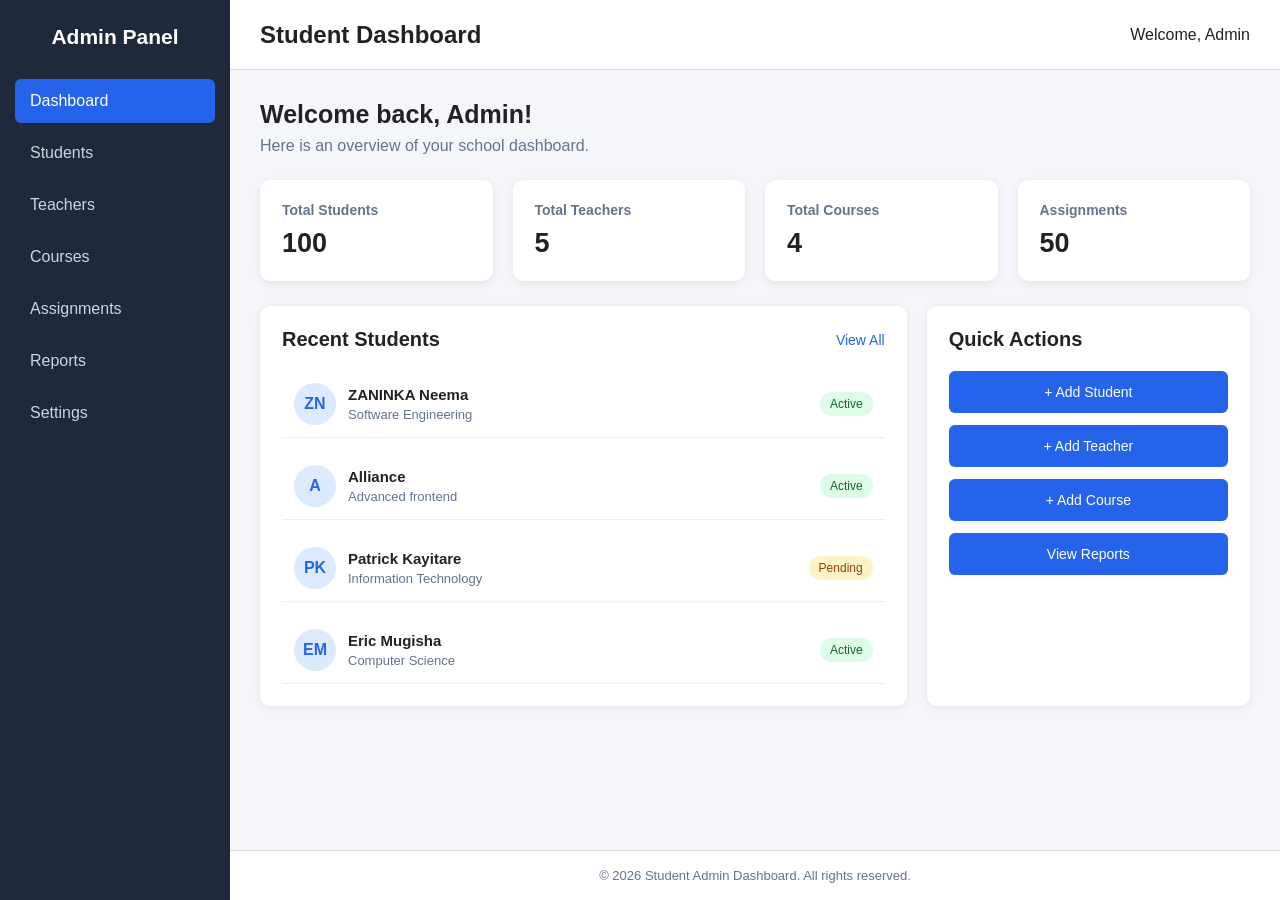
<file: index.html>
<!DOCTYPE html>
<html lang="en">

<head>
    <meta charset="UTF-8">
    <meta name="viewport" content="width=device-width, initial-scale=1.0">

    <title>Student Admin Dashboard</title>

    <link rel="stylesheet" href="style.css">
</head>

<body>

    <div class="dashboard">


        <header class="header">
            <h1>Student Dashboard</h1>

            <div class="admin">
                <span>Welcome, Admin</span>
            </div>
        </header>



        <aside class="sidebar">

            <h2>Admin Panel</h2>

            <nav>
                <a href="index.html" class="active">Dashboard</a>
                <a href="students.html">Students</a>
                <a href="teachers.html">Teachers</a>
                <a href="courses.html">Courses</a>
                <a href="assignments.html">Assignments</a>
                <a href="reports.html">Reports</a>
                <a href="settings.html">Settings</a>
            </nav>

        </aside>



        <main class="main-content">

            <section class="welcome">
                <h2>Welcome back, Admin!</h2>
                <p>Here is an overview of your school dashboard.</p>
            </section>



            <section class="cards">

                <div class="card">
                    <div>
                        <h3>Total Students</h3>
                        <p>100</p>
                    </div>

                    <div class="card-icon"></div>
                </div>


                <div class="card">
                    <div>
                        <h3>Total Teachers</h3>
                        <p>5</p>
                    </div>

                    <div class="card-icon"></div>
                </div>


                <div class="card">
                    <div>
                        <h3>Total Courses</h3>
                        <p>4</p>
                    </div>

                    <div class="card-icon"></div>
                </div>


                <div class="card">
                    <div>
                        <h3>Assignments</h3>
                        <p>50</p>
                    </div>

                    <div class="card-icon"></div>
                </div>

            </section>



            <section class="dashboard-content">


                <div class="students-section">

                    <div class="section-header">
                        <h2>Recent Students</h2>
                        <a href="#">View All</a>
                    </div>

                    <div class="student-list">

                        <div class="student">
                            <div class="student-avatar">ZN</div>

                            <div>
                                <h3>ZANINKA Neema</h3>
                                <p>Software Engineering</p>
                            </div>

                            <span class="status active-status">Active</span>
                        </div>


                        <div class="student">
                            <div class="student-avatar">A</div>

                            <div>
                                <h3>Alliance</h3>
                                <p>Advanced frontend</p>
                            </div>

                            <span class="status active-status">Active</span>
                        </div>


                        <div class="student">
                            <div class="student-avatar">PK</div>

                            <div>
                                <h3>Patrick Kayitare</h3>
                                <p>Information Technology</p>
                            </div>

                            <span class="status pending-status">Pending</span>
                        </div>


                        <div class="student">
                            <div class="student-avatar">EM</div>

                            <div>
                                <h3>Eric Mugisha</h3>
                                <p>Computer Science</p>
                            </div>

                            <span class="status active-status">Active</span>
                        </div>

                    </div>

                </div>



                <div class="quick-actions">

                    <h2>Quick Actions</h2>

                    <div class="actions">

                        <button>+ Add Student</button>

                        <button>+ Add Teacher</button>

                        <button>+ Add Course</button>

                        <button>View Reports</button>

                    </div>

                </div>

            </section>

        </main>



        <footer class="footer">
            <p>&copy; 2026 Student Admin Dashboard. All rights reserved.</p>
        </footer>

    </div>

</body>

</html>
</file>
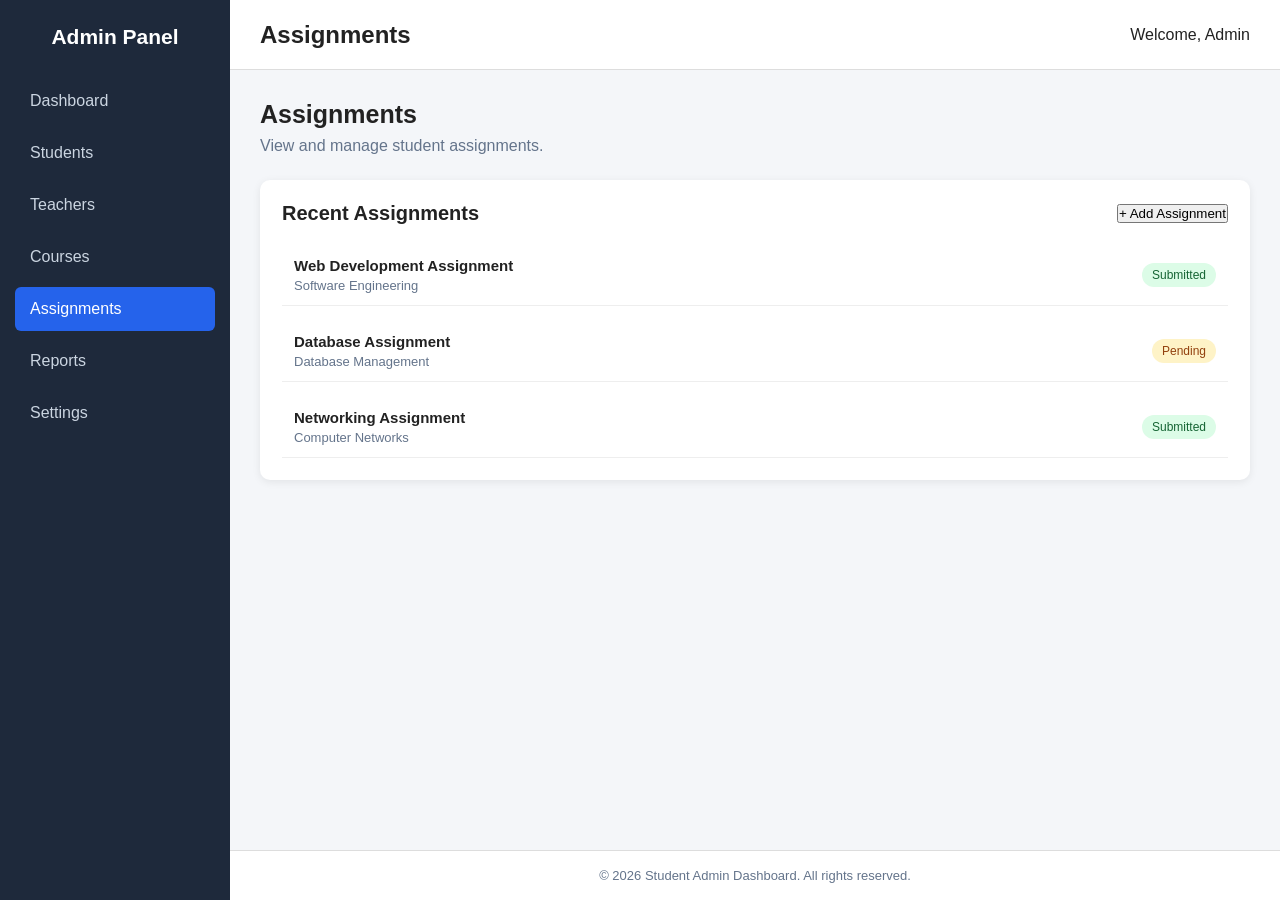
<file: assignments.html>
<!DOCTYPE html>
<html lang="en">

<head>
    <meta charset="UTF-8">
    <meta name="viewport" content="width=device-width, initial-scale=1.0">

    <title>Assignments - Student Admin Dashboard</title>

    <link rel="stylesheet" href="style.css">
</head>

<body>

    <div class="dashboard">

        <header class="header">
            <h1>Assignments</h1>

            <div class="admin">
                <span>Welcome, Admin</span>
            </div>
        </header>


        <aside class="sidebar">

            <h2>Admin Panel</h2>

            <nav>
                <a href="index.html">Dashboard</a>
                <a href="students.html">Students</a>
                <a href="teachers.html">Teachers</a>
                <a href="courses.html">Courses</a>
                <a href="assignments.html" class="active">Assignments</a>
                <a href="reports.html">Reports</a>
                <a href="settings.html">Settings</a>
            </nav>

        </aside>


        <main class="main-content">

            <section class="welcome">
                <h2>Assignments</h2>
                <p>View and manage student assignments.</p>
            </section>


            <section class="students-section">

                <div class="section-header">
                    <h2>Recent Assignments</h2>
                    <button class="action-button">+ Add Assignment</button>
                </div>

                <div class="student-list">

                    <div class="student">
                        <div>
                            <h3>Web Development Assignment</h3>
                            <p>Software Engineering</p>
                        </div>

                        <span class="status active-status">Submitted</span>
                    </div>


                    <div class="student">
                        <div>
                            <h3>Database Assignment</h3>
                            <p>Database Management</p>
                        </div>

                        <span class="status pending-status">Pending</span>
                    </div>


                    <div class="student">
                        <div>
                            <h3>Networking Assignment</h3>
                            <p>Computer Networks</p>
                        </div>

                        <span class="status active-status">Submitted</span>
                    </div>

                </div>

            </section>

        </main>


        <footer class="footer">
            <p>&copy; 2026 Student Admin Dashboard. All rights reserved.</p>
        </footer>

    </div>

</body>

</html>
</file>
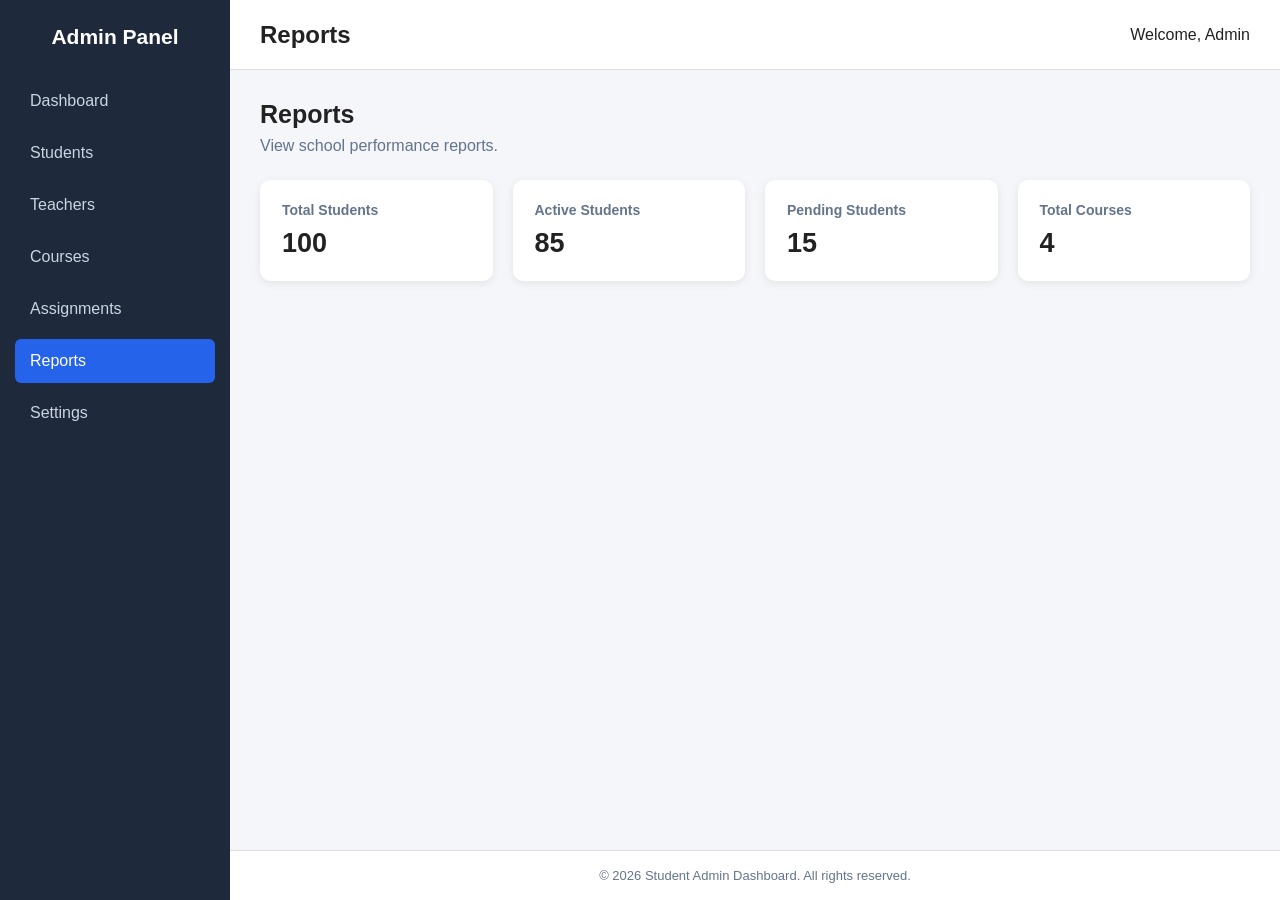
<file: reports.html>
<!DOCTYPE html>
<html lang="en">

<head>
    <meta charset="UTF-8">
    <meta name="viewport" content="width=device-width, initial-scale=1.0">

    <title>Reports - Student Admin Dashboard</title>

    <link rel="stylesheet" href="style.css">
</head>

<body>

    <div class="dashboard">

        <header class="header">
            <h1>Reports</h1>

            <div class="admin">
                <span>Welcome, Admin</span>
            </div>
        </header>


        <aside class="sidebar">

            <h2>Admin Panel</h2>

            <nav>
                <a href="index.html">Dashboard</a>
                <a href="students.html">Students</a>
                <a href="teachers.html">Teachers</a>
                <a href="courses.html">Courses</a>
                <a href="assignments.html">Assignments</a>
                <a href="reports.html" class="active">Reports</a>
                <a href="settings.html">Settings</a>
            </nav>

        </aside>


        <main class="main-content">

            <section class="welcome">
                <h2>Reports</h2>
                <p>View school performance reports.</p>
            </section>


            <section class="cards">

                <div class="card">
                    <div>
                        <h3>Total Students</h3>
                        <p>100</p>
                    </div>
                </div>

                <div class="card">
                    <div>
                        <h3>Active Students</h3>
                        <p>85</p>
                    </div>
                </div>

                <div class="card">
                    <div>
                        <h3>Pending Students</h3>
                        <p>15</p>
                    </div>
                </div>

                <div class="card">
                    <div>
                        <h3>Total Courses</h3>
                        <p>4</p>
                    </div>
                </div>

            </section>

        </main>


        <footer class="footer">
            <p>&copy; 2026 Student Admin Dashboard. All rights reserved.</p>
        </footer>

    </div>

</body>

</html>
</file>
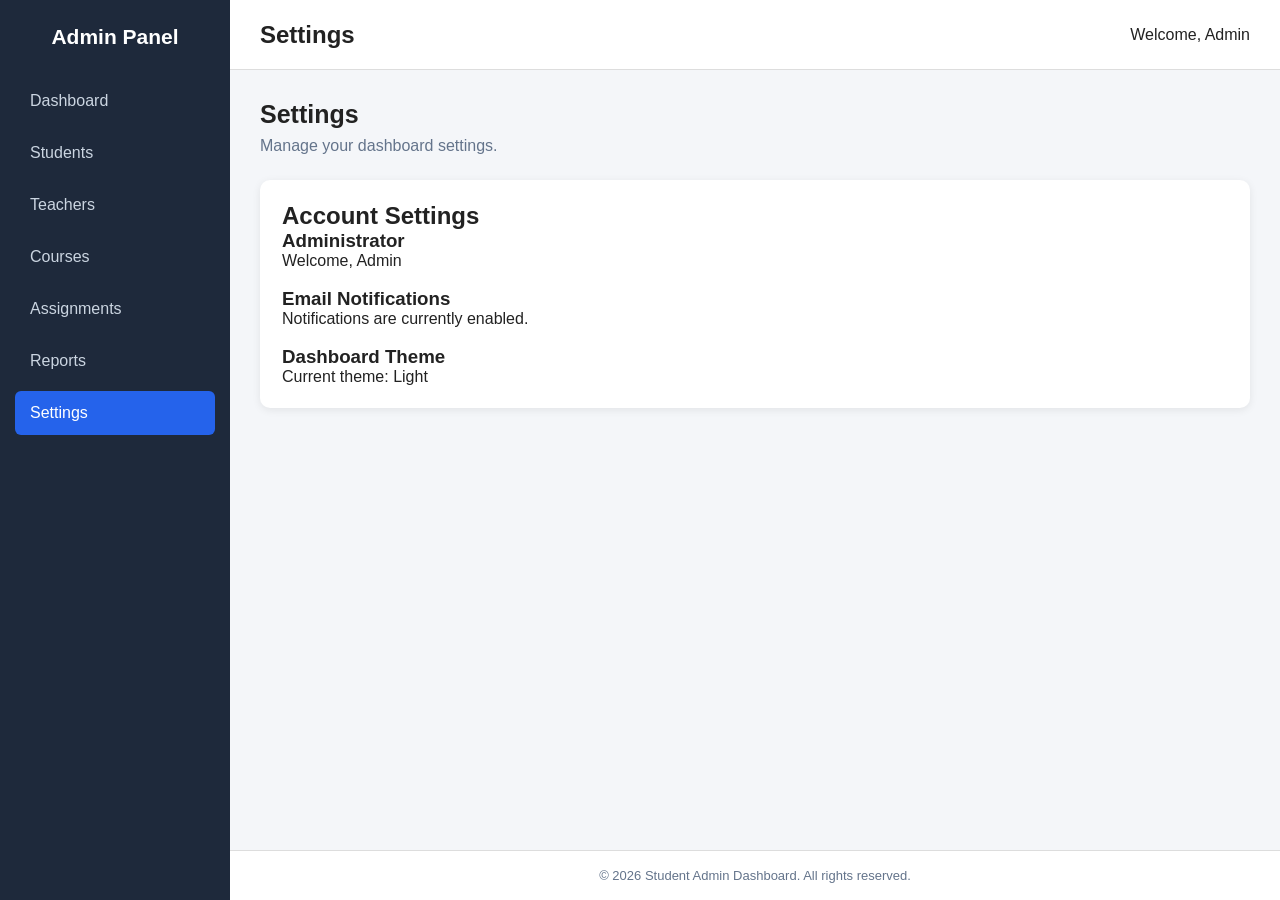
<file: settings.html>
<!DOCTYPE html>
<html lang="en">

<head>
    <meta charset="UTF-8">
    <meta name="viewport" content="width=device-width, initial-scale=1.0">

    <title>Settings - Student Admin Dashboard</title>

    <link rel="stylesheet" href="style.css">
</head>

<body>

    <div class="dashboard">

        <header class="header">
            <h1>Settings</h1>

            <div class="admin">
                <span>Welcome, Admin</span>
            </div>
        </header>


        <aside class="sidebar">

            <h2>Admin Panel</h2>

            <nav>
                <a href="index.html">Dashboard</a>
                <a href="students.html">Students</a>
                <a href="teachers.html">Teachers</a>
                <a href="courses.html">Courses</a>
                <a href="assignments.html">Assignments</a>
                <a href="reports.html">Reports</a>
                <a href="settings.html" class="active">Settings</a>
            </nav>

        </aside>


        <main class="main-content">

            <section class="welcome">
                <h2>Settings</h2>
                <p>Manage your dashboard settings.</p>
            </section>


            <section class="students-section">

                <h2>Account Settings</h2>

                <div class="settings-content">

                    <h3>Administrator</h3>
                    <p>Welcome, Admin</p>

                    <br>

                    <h3>Email Notifications</h3>
                    <p>Notifications are currently enabled.</p>

                    <br>

                    <h3>Dashboard Theme</h3>
                    <p>Current theme: Light</p>

                </div>

            </section>

        </main>


        <footer class="footer">
            <p>&copy; 2026 Student Admin Dashboard. All rights reserved.</p>
        </footer>

    </div>

</body>

</html>
</file>
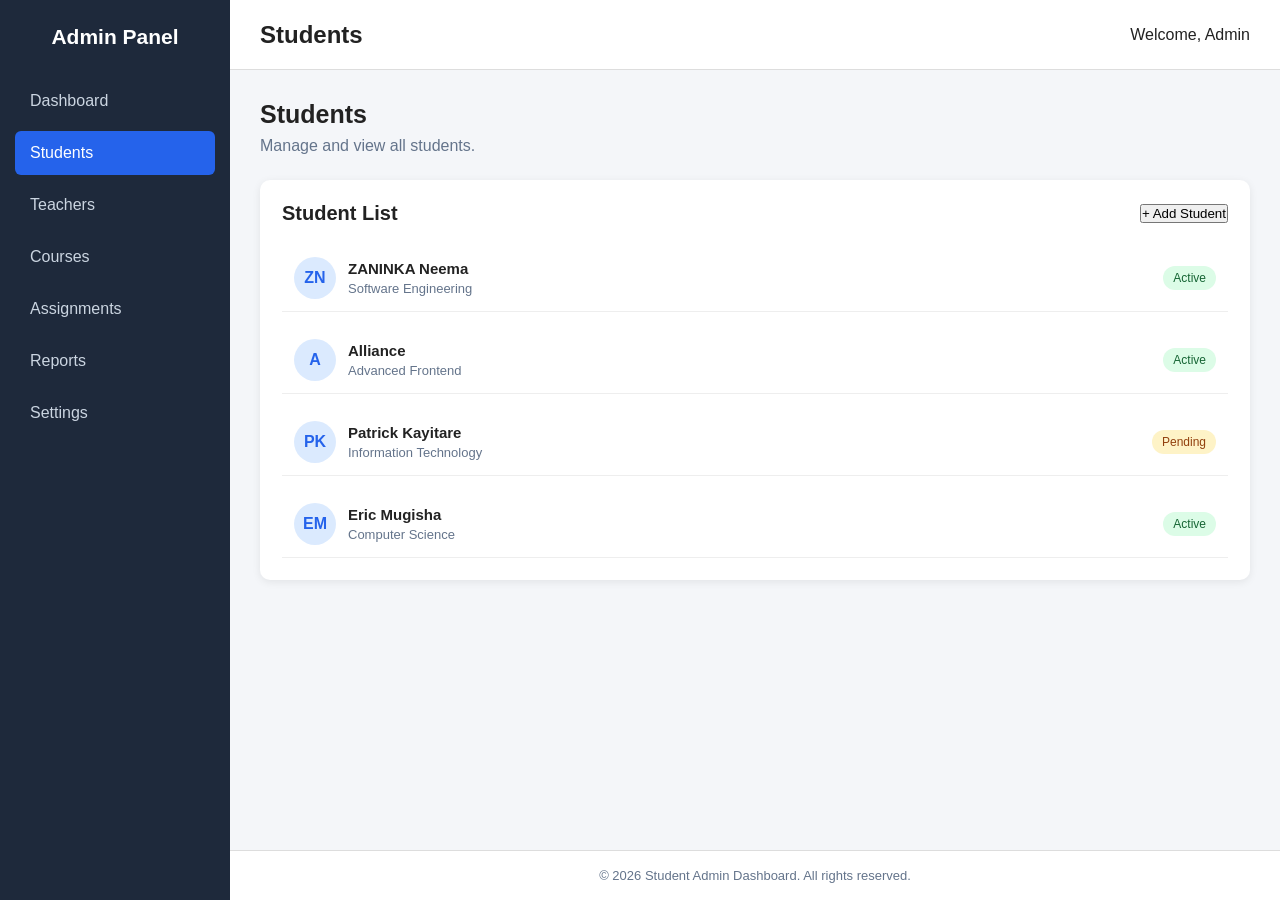
<file: students.html>
<!DOCTYPE html>
<html lang="en">

<head>
    <meta charset="UTF-8">
    <meta name="viewport" content="width=device-width, initial-scale=1.0">

    <title>Students - Student Admin Dashboard</title>

    <link rel="stylesheet" href="style.css">
</head>

<body>

    <div class="dashboard">

        <header class="header">
            <h1>Students</h1>

            <div class="admin">
                <span>Welcome, Admin</span>
            </div>
        </header>


        <aside class="sidebar">

            <h2>Admin Panel</h2>

            <nav>
                <a href="index.html">Dashboard</a>
                <a href="students.html" class="active">Students</a>
                <a href="teachers.html">Teachers</a>
                <a href="courses.html">Courses</a>
                <a href="assignments.html">Assignments</a>
                <a href="reports.html">Reports</a>
                <a href="settings.html">Settings</a>
            </nav>

        </aside>


        <main class="main-content">

            <section class="welcome">
                <h2>Students</h2>
                <p>Manage and view all students.</p>
            </section>


            <section class="students-section">

                <div class="section-header">
                    <h2>Student List</h2>
                    <button class="action-button">+ Add Student</button>
                </div>

                <div class="student-list">

                    <div class="student">
                        <div class="student-avatar">ZN</div>

                        <div>
                            <h3>ZANINKA Neema</h3>
                            <p>Software Engineering</p>
                        </div>

                        <span class="status active-status">Active</span>
                    </div>


                    <div class="student">
                        <div class="student-avatar">A</div>

                        <div>
                            <h3>Alliance</h3>
                            <p>Advanced Frontend</p>
                        </div>

                        <span class="status active-status">Active</span>
                    </div>


                    <div class="student">
                        <div class="student-avatar">PK</div>

                        <div>
                            <h3>Patrick Kayitare</h3>
                            <p>Information Technology</p>
                        </div>

                        <span class="status pending-status">Pending</span>
                    </div>


                    <div class="student">
                        <div class="student-avatar">EM</div>

                        <div>
                            <h3>Eric Mugisha</h3>
                            <p>Computer Science</p>
                        </div>

                        <span class="status active-status">Active</span>
                    </div>

                </div>

            </section>

        </main>


        <footer class="footer">
            <p>&copy; 2026 Student Admin Dashboard. All rights reserved.</p>
        </footer>

    </div>

</body>

</html>
</file>
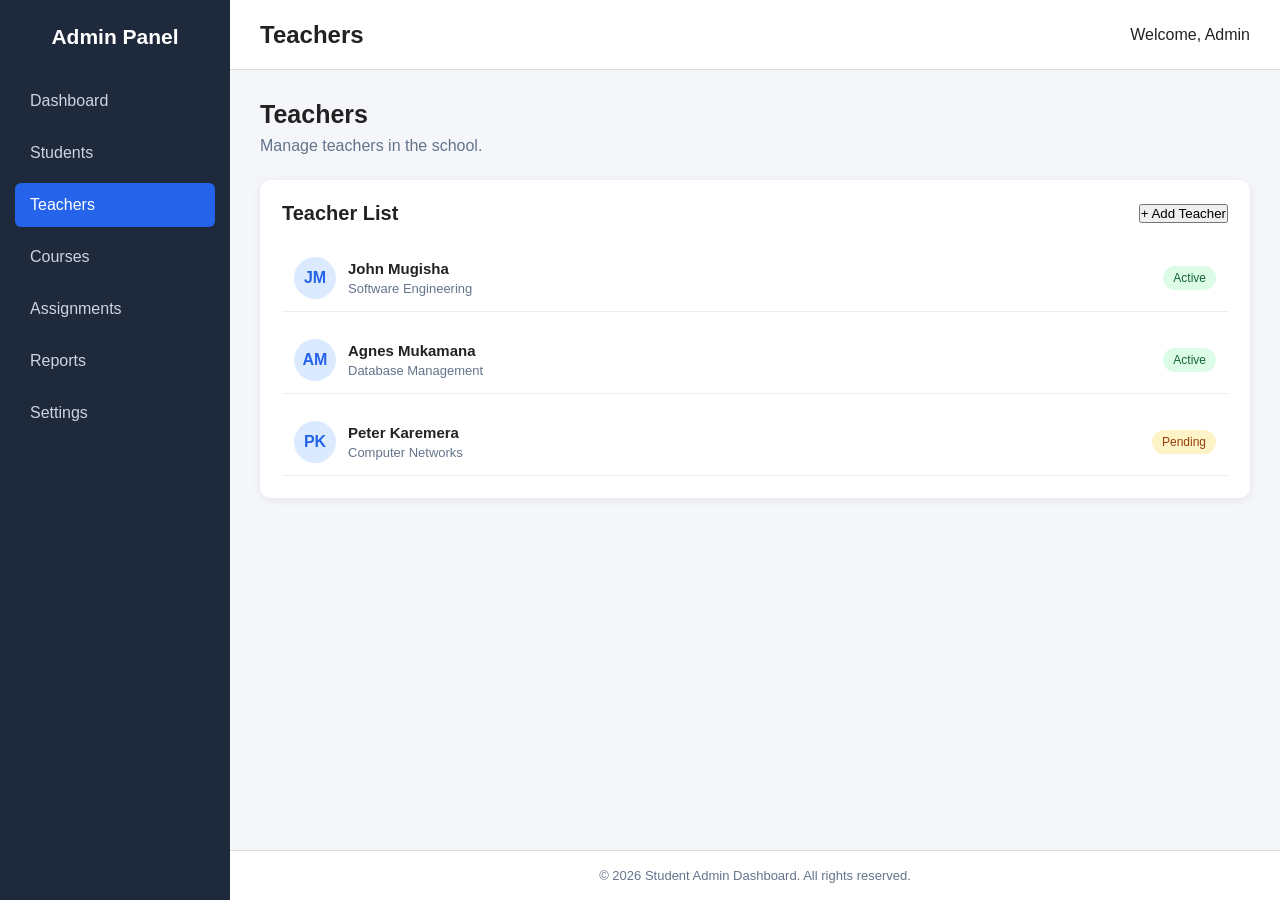
<file: teachers.html>
<!DOCTYPE html>
<html lang="en">

<head>
    <meta charset="UTF-8">
    <meta name="viewport" content="width=device-width, initial-scale=1.0">

    <title>Teachers - Student Admin Dashboard</title>

    <link rel="stylesheet" href="style.css">
</head>

<body>

    <div class="dashboard">

        <header class="header">
            <h1>Teachers</h1>

            <div class="admin">
                <span>Welcome, Admin</span>
            </div>
        </header>


        <aside class="sidebar">

            <h2>Admin Panel</h2>

            <nav>
                <a href="index.html">Dashboard</a>
                <a href="students.html">Students</a>
                <a href="teachers.html" class="active">Teachers</a>
                <a href="courses.html">Courses</a>
                <a href="assignments.html">Assignments</a>
                <a href="reports.html">Reports</a>
                <a href="settings.html">Settings</a>
            </nav>

        </aside>


        <main class="main-content">

            <section class="welcome">
                <h2>Teachers</h2>
                <p>Manage teachers in the school.</p>
            </section>


            <section class="students-section">

                <div class="section-header">
                    <h2>Teacher List</h2>
                    <button class="action-button">+ Add Teacher</button>
                </div>

                <div class="student-list">

                    <div class="student">
                        <div class="student-avatar">JM</div>

                        <div>
                            <h3>John Mugisha</h3>
                            <p>Software Engineering</p>
                        </div>

                        <span class="status active-status">Active</span>
                    </div>


                    <div class="student">
                        <div class="student-avatar">AM</div>

                        <div>
                            <h3>Agnes Mukamana</h3>
                            <p>Database Management</p>
                        </div>

                        <span class="status active-status">Active</span>
                    </div>


                    <div class="student">
                        <div class="student-avatar">PK</div>

                        <div>
                            <h3>Peter Karemera</h3>
                            <p>Computer Networks</p>
                        </div>

                        <span class="status pending-status">Pending</span>
                    </div>

                </div>

            </section>

        </main>


        <footer class="footer">
            <p>&copy; 2026 Student Admin Dashboard. All rights reserved.</p>
        </footer>

    </div>

</body>

</html>
</file>
<file: style.css>
* {
    margin: 0;
    padding: 0;
    box-sizing: border-box;
}

body {
    font-family: Arial, sans-serif;
    background-color: #f4f6f9;
    color: #222;
}

.dashboard {
    min-height: 100vh;
    display: grid;
    grid-template-columns: 230px 1fr;
    grid-template-rows: 70px 1fr 50px;
    grid-template-areas: "sidebar header" "sidebar main" "sidebar footer";
}

.header {
    grid-area: header;
    background-color: white;
    padding: 0 30px;
    display: flex;
    align-items: center;
    justify-content: space-between;
    border-bottom: 1px solid #ddd;
}

.header h1 {
    font-size: 24px;
}

.admin {
    display: flex;
    align-items: center;
    gap: 12px;
}

.profile {
    width: 40px;
    height: 40px;
    border-radius: 50%;
    background-color: #2563eb;
    color: white;
    display: flex;
    align-items: center;
    justify-content: center;
    font-weight: bold;
}

.sidebar {
    grid-area: sidebar;
    background-color: #1e293b;
    color: white;
    padding: 25px 15px;
}

.sidebar h2 {
    text-align: center;
    margin-bottom: 30px;
    font-size: 21px;
}

.sidebar nav {
    display: flex;
    flex-direction: column;
    gap: 8px;
}

.sidebar nav a {
    color: #cbd5e1;
    text-decoration: none;
    padding: 13px 15px;
    border-radius: 6px;
}

.sidebar nav a:hover,
.sidebar nav a.active {
    background-color: #2563eb;
    color: white;
}

.main-content {
    grid-area: main;
    padding: 30px;
    overflow-y: auto;
}

.welcome {
    margin-bottom: 25px;
}

.welcome h2 {
    margin-bottom: 8px;
    font-size: 25px;
}

.welcome p {
    color: #64748b;
}

.cards {
    display: grid;
    grid-template-columns: repeat(4, 1fr);
    gap: 20px;
    margin-bottom: 25px;
}

.card {
    background-color: white;
    padding: 22px;
    border-radius: 10px;
    display: flex;
    align-items: center;
    justify-content: space-between;
    box-shadow: 0 2px 8px rgba(0, 0, 0, 0.08);
}

.card h3 {
    color: #64748b;
    font-size: 14px;
    margin-bottom: 10px;
}

.card p {
    font-size: 27px;
    font-weight: bold;
}

.card-icon {
    font-size: 30px;
}

.dashboard-content {
    display: grid;
    grid-template-columns: 2fr 1fr;
    gap: 20px;
}

.students-section {
    background-color: white;
    padding: 22px;
    border-radius: 10px;
    box-shadow: 0 2px 8px rgba(0, 0, 0, 0.08);
}

.section-header {
    display: flex;
    align-items: center;
    justify-content: space-between;
    margin-bottom: 20px;
}

.section-header h2 {
    font-size: 20px;
}

.section-header a {
    color: #2563eb;
    text-decoration: none;
    font-size: 14px;
}

.student-list {
    display: flex;
    flex-direction: column;
    gap: 15px;
}

.student {
    display: flex;
    align-items: center;
    gap: 12px;
    padding: 12px;
    border-bottom: 1px solid #eee;
}

.student-avatar {
    width: 42px;
    height: 42px;
    border-radius: 50%;
    background-color: #dbeafe;
    color: #2563eb;
    display: flex;
    align-items: center;
    justify-content: center;
    font-weight: bold;
}

.student h3 {
    font-size: 15px;
    margin-bottom: 4px;
}

.student p {
    color: #64748b;
    font-size: 13px;
}

.status {
    margin-left: auto;
    padding: 5px 10px;
    border-radius: 20px;
    font-size: 12px;
}

.active-status {
    background-color: #dcfce7;
    color: #166534;
}

.pending-status {
    background-color: #fef3c7;
    color: #92400e;
}

.quick-actions {
    background-color: white;
    padding: 22px;
    border-radius: 10px;
    box-shadow: 0 2px 8px rgba(0, 0, 0, 0.08);
}

.quick-actions h2 {
    font-size: 20px;
    margin-bottom: 20px;
}

.actions {
    display: flex;
    flex-direction: column;
    gap: 12px;
}

.actions button {
    border: none;
    padding: 13px;
    border-radius: 6px;
    background-color: #2563eb;
    color: white;
    cursor: pointer;
    font-size: 14px;
}

.actions button:hover {
    background-color: #1d4ed8;
}

.footer {
    grid-area: footer;
    background-color: white;
    display: flex;
    align-items: center;
    justify-content: center;
    border-top: 1px solid #ddd;
    color: #64748b;
    font-size: 13px;
}

@media (max-width: 1000px) {
    .cards {
        grid-template-columns: repeat(2, 1fr);
    }
    .dashboard-content {
        grid-template-columns: 1fr;
    }
}

@media (max-width: 700px) {
    .dashboard {
        grid-template-columns: 1fr;
        grid-template-rows: auto auto 1fr 50px;
        grid-template-areas: "header" "sidebar" "main" "footer";
    }
    .sidebar {
        padding: 15px;
    }
    .sidebar h2 {
        margin-bottom: 15px;
    }
    .sidebar nav {
        flex-direction: row;
        flex-wrap: wrap;
        justify-content: center;
    }
    .sidebar nav a {
        padding: 8px 10px;
        font-size: 13px;
    }
    .header {
        padding: 15px 20px;
    }
    .header h1 {
        font-size: 20px;
    }
    .admin span {
        display: none;
    }
    .main-content {
        padding: 20px;
    }
    .cards {
        grid-template-columns: 1fr;
    }
}
</file>
